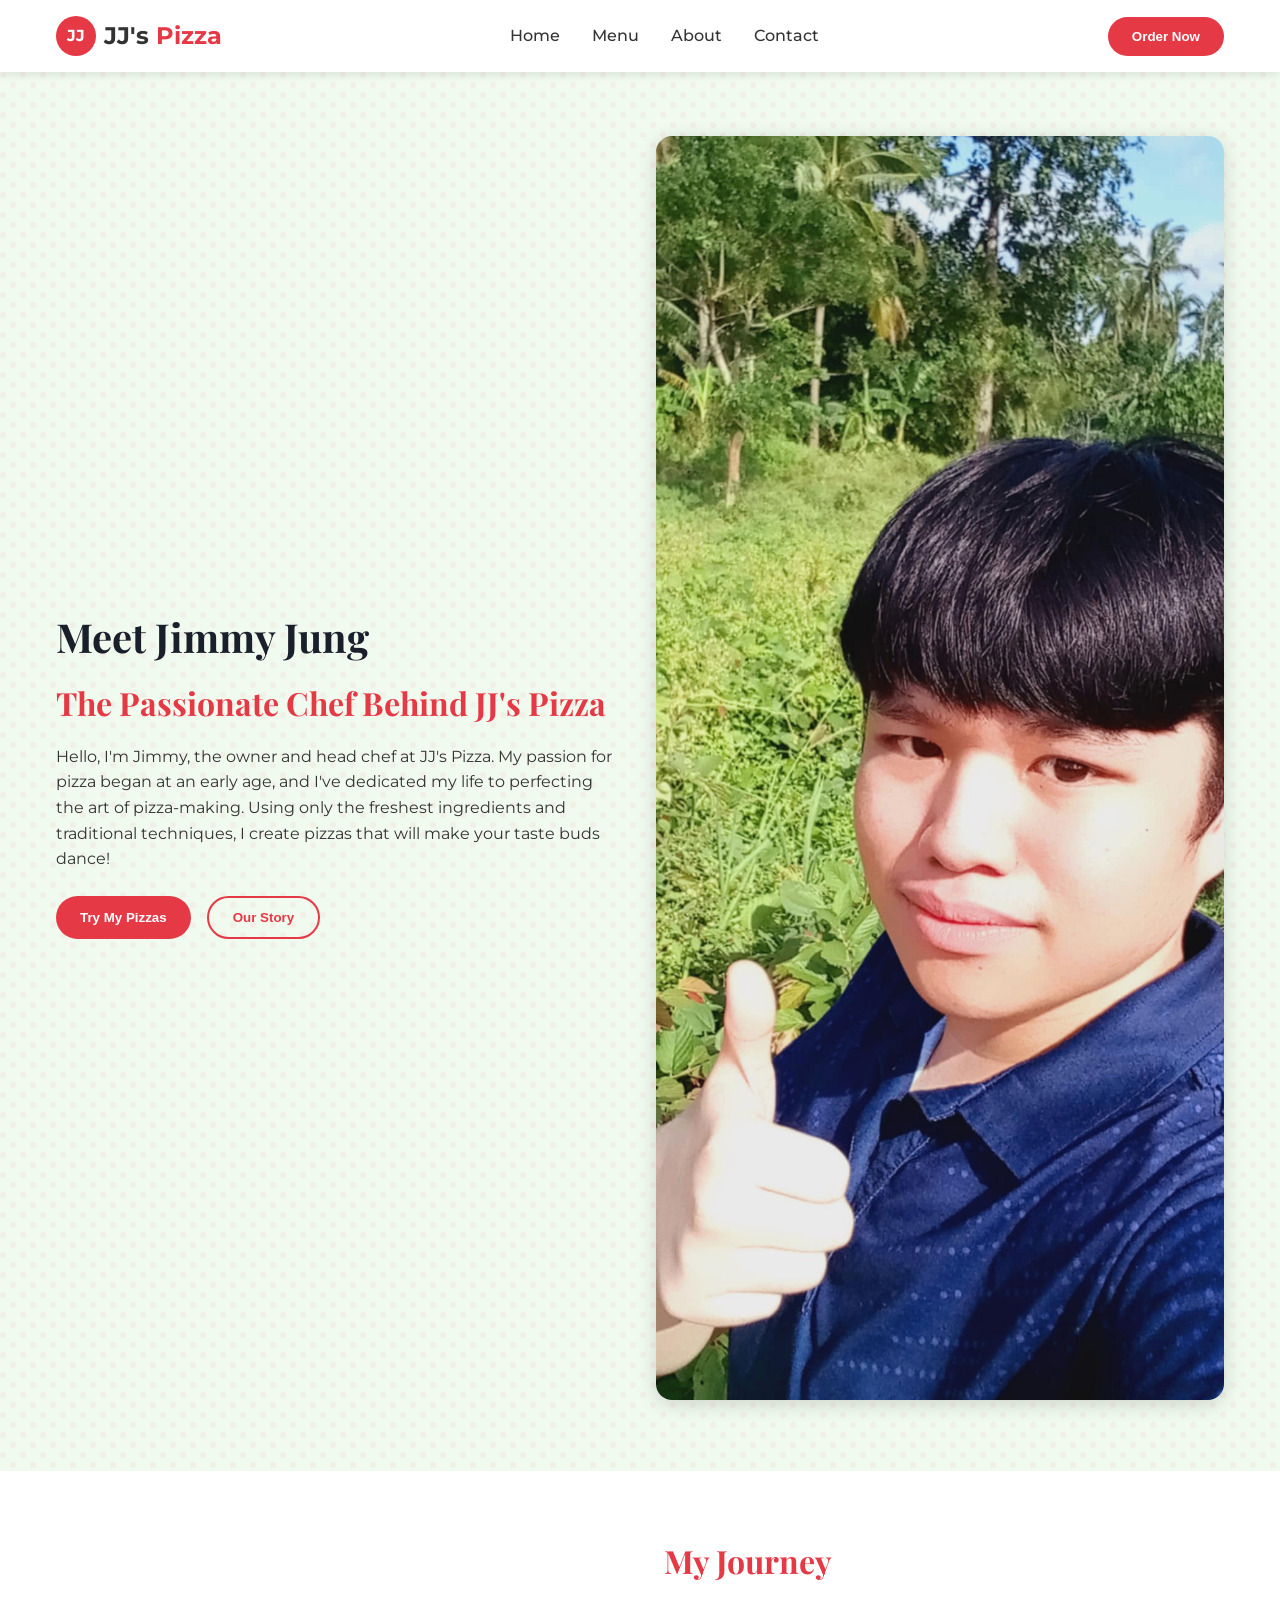
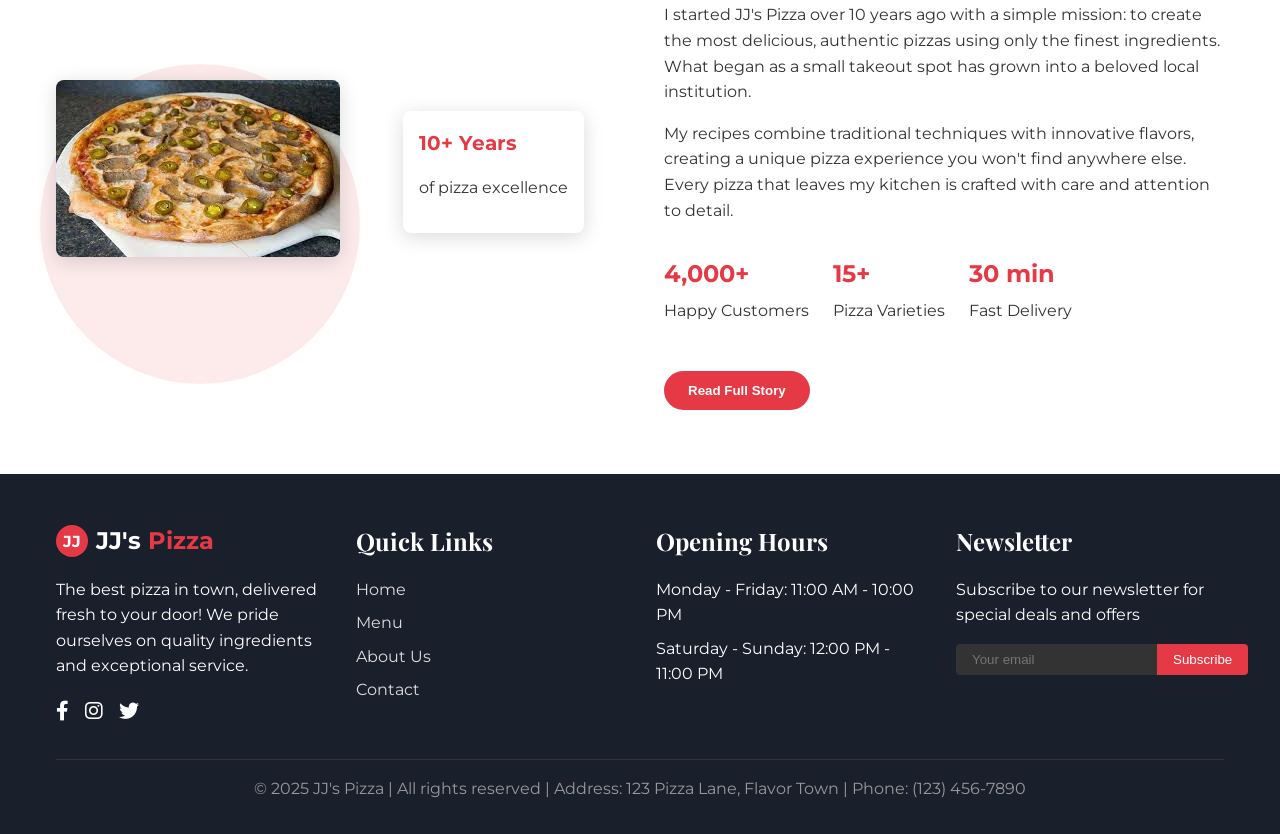
<file: index.html>
<!DOCTYPE html>
<html lang="en">
<head>
    <meta charset="UTF-8">
    <meta name="viewport" content="width=device-width, initial-scale=1.0">
    <title>JJ's Pizza - Meet the Owner</title>
    <style>
        /* Basic reset */
        * {
            margin: 0;
            padding: 0;
            box-sizing: border-box;
        }
        
        /* Typography */
        body {
            font-family: 'Montserrat', sans-serif;
            line-height: 1.6;
            color: #333;
            background-color: #f1faee;
        }
        
        h1, h2, h3 {
            font-family: 'Playfair Display', serif;
            color: #1A1F2C;
            margin-bottom: 1rem;
        }
        
        h1 {
            font-size: 2.5rem;
            margin-bottom: 0.5rem;
        }
        
        h2 {
            font-size: 2rem;
            color: #e63946;
        }
        
        h3 {
            font-size: 1.5rem;
        }
        
        p {
            margin-bottom: 1rem;
        }
        
        a {
            text-decoration: none;
            color: #e63946;
            transition: color 0.3s;
        }
        
        a:hover {
            color: #1d3557;
        }
        
        /* Layout */
        .container {
            max-width: 1200px;
            margin: 0 auto;
            padding: 0 1rem;
        }
        
        /* Header & Navigation */
        header {
            background-color: white;
            box-shadow: 0 2px 10px rgba(0, 0, 0, 0.1);
            position: sticky;
            top: 0;
            z-index: 100;
        }
        
        nav {
            display: flex;
            justify-content: space-between;
            align-items: center;
            padding: 1rem 0;
        }
        
        .logo {
            display: flex;
            align-items: center;
            gap: 0.5rem;
        }
        
        .logo-circle {
            width: 2.5rem;
            height: 2.5rem;
            background-color: #e63946;
            border-radius: 50%;
            display: flex;
            align-items: center;
            justify-content: center;
            color: white;
            font-weight: bold;
        }
        
        .nav-links {
            display: flex;
            gap: 2rem;
        }
        
        .nav-links a {
            font-weight: 500;
            color: #333;
        }
        
        .nav-links a:hover {
            color: #e63946;
        }
        
        .order-btn {
            background-color: #e63946;
            color: white;
            padding: 0.75rem 1.5rem;
            border-radius: 9999px;
            font-weight: 600;
            border: none;
            cursor: pointer;
            transition: background-color 0.3s;
        }
        
        .order-btn:hover {
            background-color: #c1121f;
            color: white;
        }
        
        /* Mobile menu */
        .mobile-menu-btn {
            display: none;
            background: none;
            border: none;
            font-size: 1.5rem;
            cursor: pointer;
            color: #333;
        }
        
        .mobile-menu {
            display: none;
            flex-direction: column;
            background-color: white;
            padding: 1rem;
            gap: 1rem;
            box-shadow: 0 4px 6px rgba(0, 0, 0, 0.1);
        }
        
        /* Hero Section */
        .hero {
            padding: 4rem 0;
            background-color: #f1faee;
            background-image: url("data:image/svg+xml,%3Csvg width='20' height='20' viewBox='0 0 20 20' xmlns='http://www.w3.org/2000/svg'%3E%3Cg fill='%23e63946' fill-opacity='0.05' fill-rule='evenodd'%3E%3Ccircle cx='3' cy='3' r='3'/%3E%3Ccircle cx='13' cy='13' r='3'/%3E%3C/g%3E%3C/svg%3E");
        }
        
        .hero-content {
            display: flex;
            align-items: center;
            gap: 2rem;
            flex-wrap: wrap;
        }
        
        .hero-text {
            flex: 1;
            min-width: 300px;
        }
        
        .hero-image {
            flex: 1;
            min-width: 300px;
            display: flex;
            justify-content: center;
        }
        
        .owner-image-container {
            position: relative;
        }
        
        .image-shadow {
            position: absolute;
            top: -0.5rem;
            left: -0.5rem;
            right: 0.5rem;
            bottom: 0.5rem;
            background: #e63946;
            opacity: 0.2;
            border-radius: 1rem;
            filter: blur(1rem);
            z-index: -1;
        }
        
        .owner-image {
            max-width: 100%;
            height: auto;
            border-radius: 1rem;
            box-shadow: 0 4px 20px rgba(0, 0, 0, 0.15);
            position: relative;
            z-index: 1;
        }
        
        .button-group {
            display: flex;
            gap: 1rem;
            margin-top: 1.5rem;
            flex-wrap: wrap;
        }
        
        .secondary-btn {
            border: 2px solid #e63946;
            color: #e63946;
            background: transparent;
            padding: 0.75rem 1.5rem;
            border-radius: 9999px;
            font-weight: 600;
            cursor: pointer;
            transition: all 0.3s;
        }
        
        .secondary-btn:hover {
            background-color: #e63946;
            color: white;
        }
        
        /* About Section */
        .about {
            padding: 4rem 0;
            background-color: white;
        }
        
        .about-container {
            display: flex;
            align-items: center;
            gap: 3rem;
            flex-wrap: wrap;
        }
        
        .about-image {
            flex: 1;
            min-width: 300px;
            position: relative;
        }
        
        .background-circle {
            position: absolute;
            width: 20rem;
            height: 20rem;
            background-color: #e63946;
            opacity: 0.1;
            border-radius: 50%;
            top: -1rem;
            left: -1rem;
            z-index: 0;
        }
        
        .about-img {
            position: relative;
            z-index: 1;
            max-width: 100%;
            border-radius: 0.5rem;
            box-shadow: 0 4px 20px rgba(0, 0, 0, 0.15);
        }
        
        .stats-card {
            position: absolute;
            bottom: 2rem;
            right: 2rem;
            background: white;
            padding: 1rem;
            border-radius: 0.5rem;
            box-shadow: 0 4px 20px rgba(0, 0, 0, 0.15);
            z-index: 2;
        }
        
        .stat {
            color: #e63946;
            font-weight: bold;
            font-size: 1.25rem;
        }
        
        .about-text {
            flex: 1;
            min-width: 300px;
        }
        
        .stats {
            display: flex;
            gap: 1.5rem;
            flex-wrap: wrap;
            margin: 2rem 0;
        }
        
        .stat-item p:first-child {
            font-size: 1.5rem;
            font-weight: bold;
            color: #e63946;
            margin-bottom: 0.25rem;
        }
        
        /* Footer */
        footer {
            background-color: #1A1F2C;
            color: white;
            padding: 3rem 0 1rem;
        }
        
        .footer-content {
            display: grid;
            grid-template-columns: repeat(auto-fit, minmax(250px, 1fr));
            gap: 2rem;
            margin-bottom: 2rem;
        }
        
        .footer-logo {
            margin-bottom: 1rem;
        }
        
        .social-links {
            display: flex;
            gap: 1rem;
            margin-top: 1rem;
        }
        
        .social-links a {
            color: #fff;
            font-size: 1.25rem;
        }
        
        .footer-section h3 {
            color: white;
            margin-bottom: 1rem;
        }
        
        .footer-links {
            list-style: none;
        }
        
        .footer-links li {
            margin-bottom: 0.5rem;
        }
        
        .footer-links a {
            color: #ddd;
        }
        
        .footer-links a:hover {
            color: #e63946;
        }
        
        .newsletter-form {
            display: flex;
            margin-top: 1rem;
        }
        
        .newsletter-input {
            padding: 0.5rem 1rem;
            border: none;
            border-radius: 0.25rem 0 0 0.25rem;
            background-color: #333;
            color: white;
            flex-grow: 1;
        }
        
        .newsletter-btn {
            background-color: #e63946;
            color: white;
            border: none;
            padding: 0.5rem 1rem;
            border-radius: 0 0.25rem 0.25rem 0;
            cursor: pointer;
        }
        
        .footer-bottom {
            text-align: center;
            border-top: 1px solid #333;
            padding-top: 1rem;
            color: #999;
        }
        
        /* Responsive Design */
        @media (max-width: 768px) {
            .nav-links, .order-btn {
                display: none;
            }
            
            .mobile-menu-btn {
                display: block;
            }
            
            .mobile-menu.active {
                display: flex;
            }
            
            .hero-content, .about-container {
                flex-direction: column;
            }
            
            .hero-image, .about-image {
                order: -1;
            }
        }
    </style>
    <link href="https://fonts.googleapis.com/css2?family=Montserrat:wght@400;500;600;700&family=Playfair+Display:wght@400;700&display=swap" rel="stylesheet">
    <link rel="stylesheet" href="https://cdnjs.cloudflare.com/ajax/libs/font-awesome/6.0.0-beta3/css/all.min.css">
</head>
<body>
    <header>
        <div class="container">
            <nav>
                <div class="logo">
                    <div class="logo-circle">JJ</div>
                    <span style="font-size: 1.5rem; font-weight: bold;">JJ's <span style="color: #e63946;">Pizza</span></span>
                </div>
                
                <div class="nav-links">
                    <a href="#home">Home</a>
                    <a href="menu.html">Menu</a>
                    <a href="#about">About</a>
                    <a href="#contact">Contact</a>
                </div>
                
                <button class="order-btn">Order Now</button>
                
                <button class="mobile-menu-btn" onclick="toggleMobileMenu()">
                    <i class="fas fa-bars"></i>
                </button>
            </nav>
            
            <div class="mobile-menu" id="mobileMenu">
                <a href="#home">Home</a>
                <a href="menu.html">Menu</a>
                <a href="#about">About</a>
                <a href="#contact">Contact</a>
                <button class="order-btn">Order Now</button>
            </div>
        </div>
    </header>
    
    <section class="hero" id="home">
        <div class="container">
            <div class="hero-content">
                <div class="hero-text">
                    <h1>Meet Jimmy Jung</h1>
                    <h2>The Passionate Chef Behind JJ's Pizza</h2>
                    <p>Hello, I'm Jimmy, the owner and head chef at JJ's Pizza. My passion for pizza began at an early age, and I've dedicated my life to perfecting the art of pizza-making. Using only the freshest ingredients and traditional techniques, I create pizzas that will make your taste buds dance!</p>
                    <div class="button-group">
                        <button class="order-btn">Try My Pizzas</button>
                        <button class="secondary-btn">Our Story</button>
                    </div>
                </div>
                
                <div class="hero-image">
                    <div class="owner-image-container">
                        <div class="image-shadow"></div>
                        <img src="me.png" class="owner-image">
                    </div>
                </div>
            </div>
        </div>
    </section>
    
    <section class="about" id="about">
        <div class="container">
            <div class="about-container">
                <div class="about-image">
                    <div class="background-circle"></div>
                    <img src="public/lovable-uploads/ff2c908e-db97-4e56-a1d4-a6040f381689.png" alt="Pizza preparation" class="about-img">
                    <div class="stats-card">
                        <p class="stat">10+ Years</p>
                        <p>of pizza excellence</p>
                    </div>
                </div>
                
                <div class="about-text">
                    <h2>My Journey</h2>
                    <p>I started JJ's Pizza over 10 years ago with a simple mission: to create the most delicious, authentic pizzas using only the finest ingredients. What began as a small takeout spot has grown into a beloved local institution.</p>
                    <p>My recipes combine traditional techniques with innovative flavors, creating a unique pizza experience you won't find anywhere else. Every pizza that leaves my kitchen is crafted with care and attention to detail.</p>
                    
                    <div class="stats">
                        <div class="stat-item">
                            <p>4,000+</p>
                            <p>Happy Customers</p>
                        </div>
                        <div class="stat-item">
                            <p>15+</p>
                            <p>Pizza Varieties</p>
                        </div>
                        <div class="stat-item">
                            <p>30 min</p>
                            <p>Fast Delivery</p>
                        </div>
                    </div>
                    
                    <button class="order-btn">Read Full Story</button>
                </div>
            </div>
        </div>
    </section>
    
    <footer>
        <div class="container">
            <div class="footer-content">
                <div class="footer-section">
                    <div class="footer-logo">
                        <div style="display: flex; align-items: center; gap: 0.5rem;">
                            <div style="width: 2rem; height: 2rem; background-color: #e63946; border-radius: 50%; display: flex; align-items: center; justify-content: center; color: white; font-weight: bold;">JJ</div>
                            <span style="font-size: 1.5rem; font-weight: bold; color: white;">JJ's <span style="color: #e63946;">Pizza</span></span>
                        </div>
                    </div>
                    <p>The best pizza in town, delivered fresh to your door! We pride ourselves on quality ingredients and exceptional service.</p>
                    <div class="social-links">
                        <a href="#"><i class="fab fa-facebook-f"></i></a>
                        <a href="#"><i class="fab fa-instagram"></i></a>
                        <a href="#"><i class="fab fa-twitter"></i></a>
                    </div>
                </div>
                
                <div class="footer-section">
                    <h3>Quick Links</h3>
                    <ul class="footer-links">
                        <li><a href="#home">Home</a></li>
                        <li><a href="menu.html">Menu</a></li>
                        <li><a href="#about">About Us</a></li>
                        <li><a href="#contact">Contact</a></li>
                    </ul>
                </div>
                
                <div class="footer-section">
                    <h3>Opening Hours</h3>
                    <ul class="footer-links">
                        <li>Monday - Friday: 11:00 AM - 10:00 PM</li>
                        <li>Saturday - Sunday: 12:00 PM - 11:00 PM</li>
                    </ul>
                </div>
                
                <div class="footer-section">
                    <h3>Newsletter</h3>
                    <p>Subscribe to our newsletter for special deals and offers</p>
                    <div class="newsletter-form">
                        <input type="email" placeholder="Your email" class="newsletter-input">
                        <button class="newsletter-btn">Subscribe</button>
                    </div>
                </div>
            </div>
            
            <div class="footer-bottom">
                <p>&copy; 2025 JJ's Pizza | All rights reserved | Address: 123 Pizza Lane, Flavor Town | Phone: (123) 456-7890</p>
            </div>
        </div>
    </footer>
    
    <script>
        function toggleMobileMenu() {
            const mobileMenu = document.getElementById('mobileMenu');
            mobileMenu.classList.toggle('active');
        }
    </script>
</body>
</html>
</file>
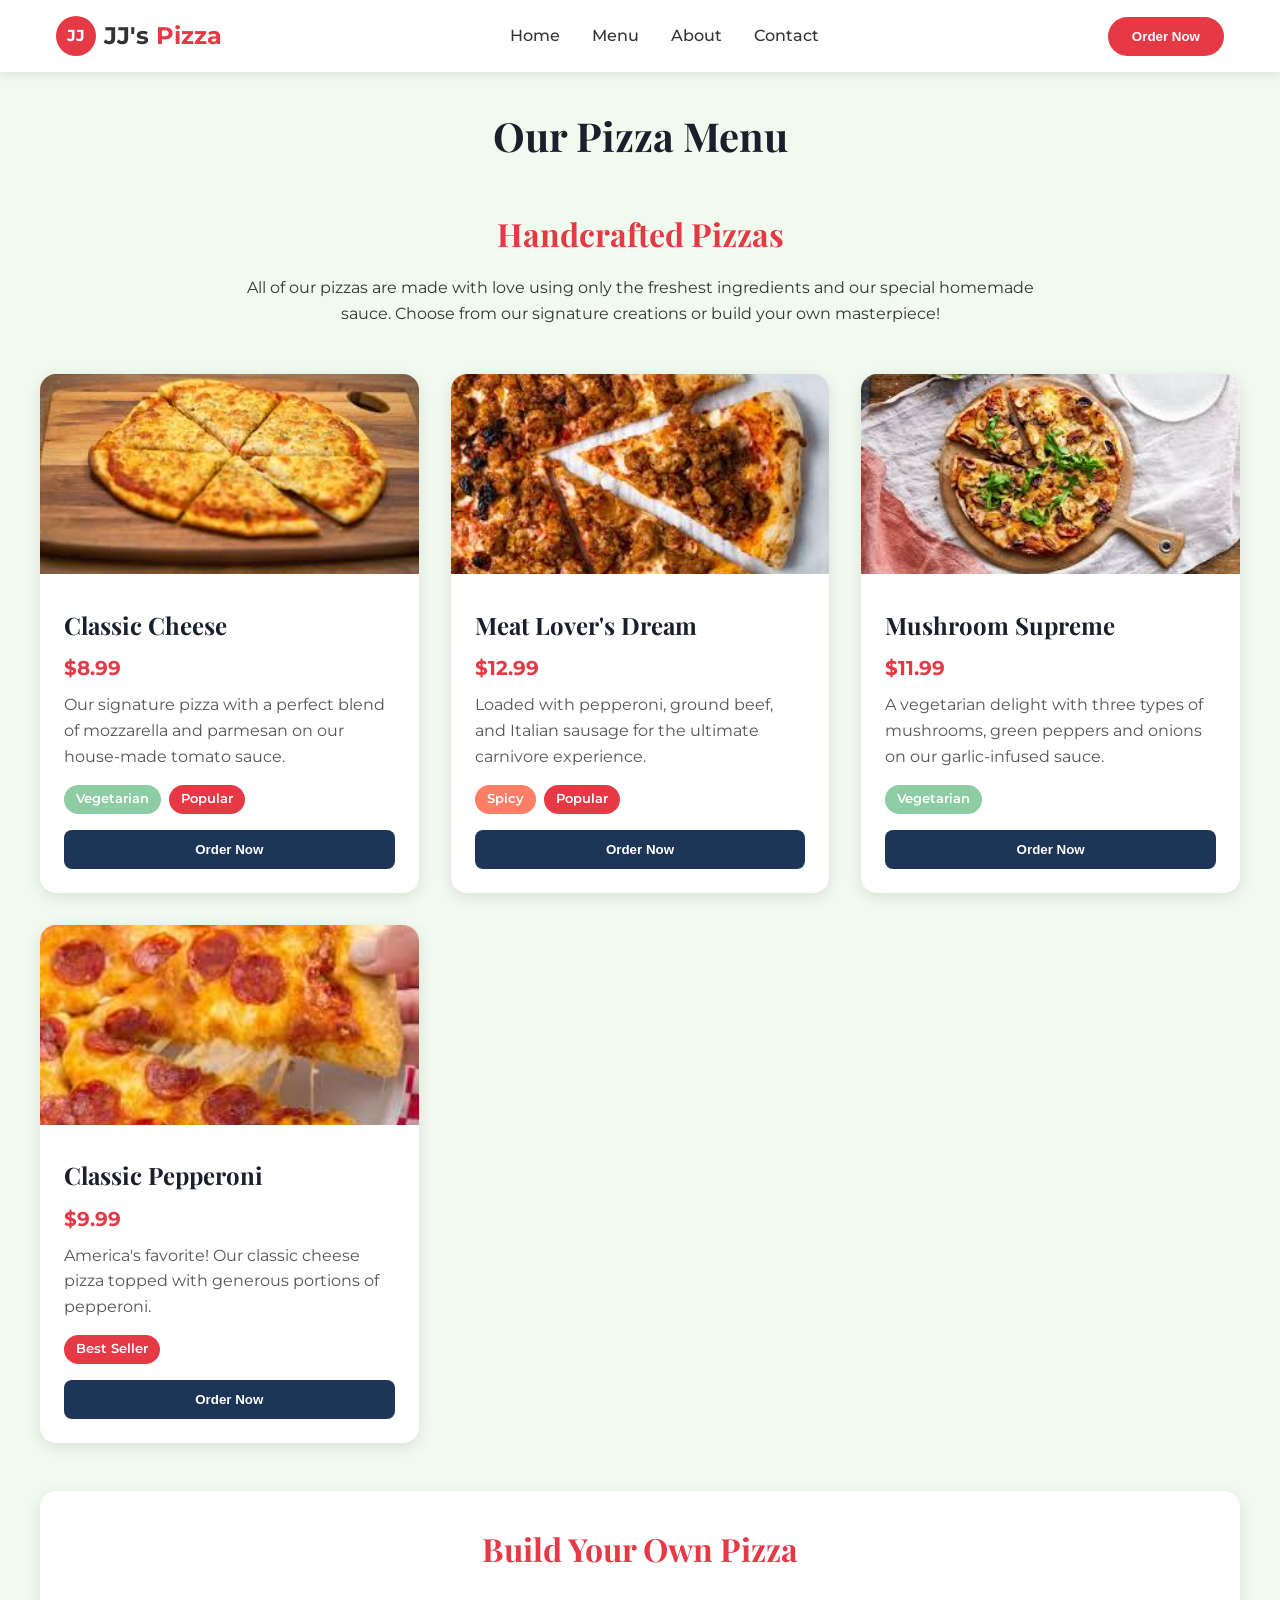
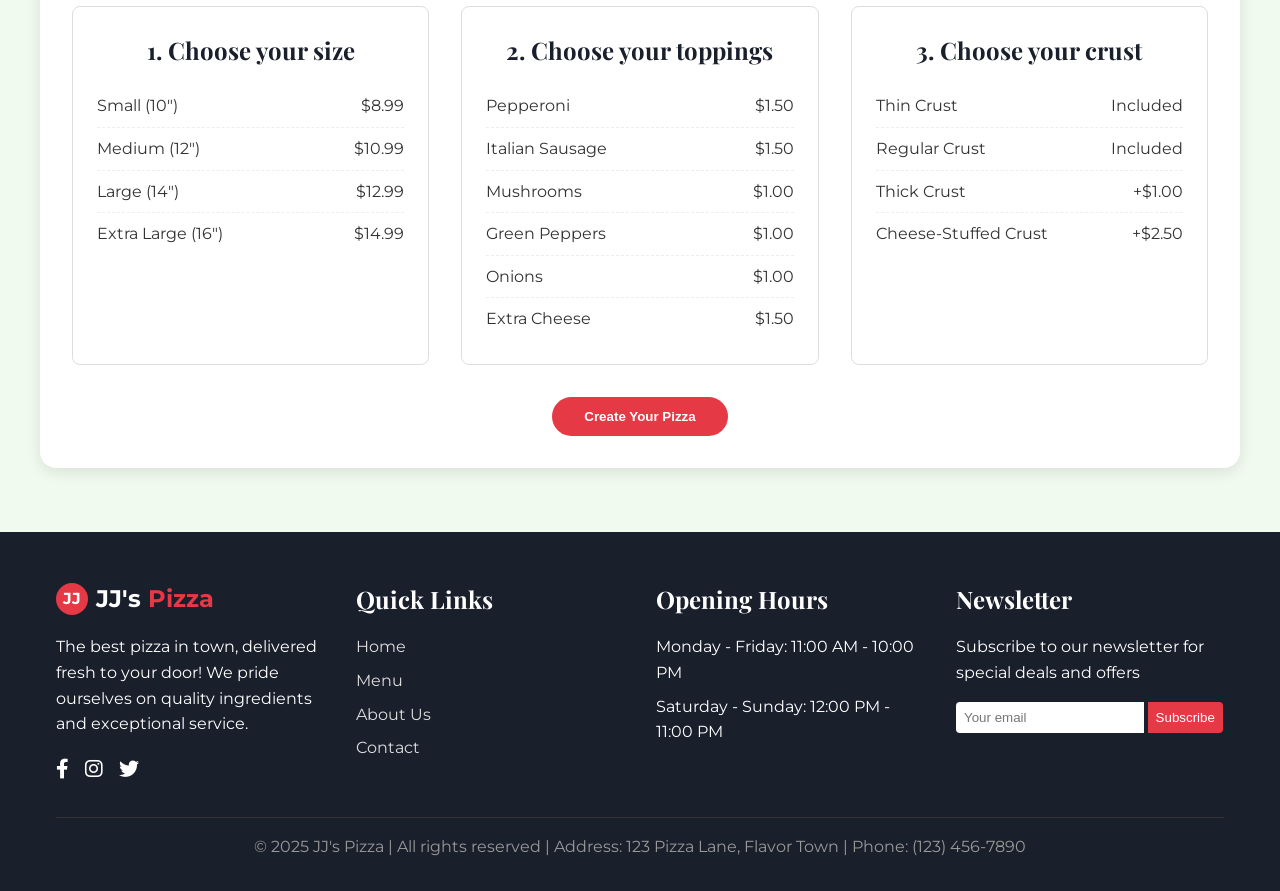
<file: menu.html>
<!DOCTYPE html>
<html lang="en">
<head>
    <meta charset="UTF-8">
    <meta name="viewport" content="width=device-width, initial-scale=1.0">
    <title>JJ's Pizza - Our Menu</title>
    <style>
        /* Basic reset */
        * {
            margin: 0;
            padding: 0;
            box-sizing: border-box;
        }
        
        /* Typography */
        body {
            font-family: 'Montserrat', sans-serif;
            line-height: 1.6;
            color: #333;
            background-color: #f1faee;
        }
        
        h1, h2, h3 {
            font-family: 'Playfair Display', serif;
            color: #1A1F2C;
            margin-bottom: 1rem;
        }
        
        h1 {
            font-size: 2.5rem;
            margin-bottom: 0.5rem;
            text-align: center;
            padding-top: 2rem;
        }
        
        h2 {
            font-size: 2rem;
            color: #e63946;
        }
        
        h3 {
            font-size: 1.5rem;
        }
        
        p {
            margin-bottom: 1rem;
        }
        
        a {
            text-decoration: none;
            color: #e63946;
            transition: color 0.3s;
        }
        
        a:hover {
            color: #1d3557;
        }
        
        /* Layout */
        .container {
            max-width: 1200px;
            margin: 0 auto;
            padding: 0 1rem;
        }
        
        /* Header & Navigation */
        header {
            background-color: white;
            box-shadow: 0 2px 10px rgba(0, 0, 0, 0.1);
            position: sticky;
            top: 0;
            z-index: 100;
        }
        
        nav {
            display: flex;
            justify-content: space-between;
            align-items: center;
            padding: 1rem 0;
        }
        
        .logo {
            display: flex;
            align-items: center;
            gap: 0.5rem;
        }
        
        .logo-circle {
            width: 2.5rem;
            height: 2.5rem;
            background-color: #e63946;
            border-radius: 50%;
            display: flex;
            align-items: center;
            justify-content: center;
            color: white;
            font-weight: bold;
        }
        
        .nav-links {
            display: flex;
            gap: 2rem;
        }
        
        .nav-links a {
            font-weight: 500;
            color: #333;
        }
        
        .nav-links a:hover {
            color: #e63946;
        }
        
        .order-btn {
            background-color: #e63946;
            color: white;
            padding: 0.75rem 1.5rem;
            border-radius: 9999px;
            font-weight: 600;
            border: none;
            cursor: pointer;
            transition: background-color 0.3s;
        }
        
        .order-btn:hover {
            background-color: #c1121f;
            color: white;
        }
        
        /* Mobile menu */
        .mobile-menu-btn {
            display: none;
            background: none;
            border: none;
            font-size: 1.5rem;
            cursor: pointer;
            color: #333;
        }
        
        .mobile-menu {
            display: none;
            flex-direction: column;
            background-color: white;
            padding: 1rem;
            gap: 1rem;
            box-shadow: 0 4px 6px rgba(0, 0, 0, 0.1);
        }
        
        /* Menu Section */
        .menu-section {
            padding: 2rem 0 4rem;
        }
        
        .menu-intro {
            text-align: center;
            max-width: 800px;
            margin: 0 auto 3rem;
        }
        
        .menu-grid {
            display: grid;
            grid-template-columns: repeat(auto-fill, minmax(300px, 1fr));
            gap: 2rem;
            margin-bottom: 3rem;
        }
        
        .menu-item {
            background-color: white;
            border-radius: 1rem;
            overflow: hidden;
            box-shadow: 0 4px 15px rgba(0, 0, 0, 0.1);
            transition: transform 0.3s, box-shadow 0.3s;
        }
        
        .menu-item:hover {
            transform: translateY(-5px);
            box-shadow: 0 10px 25px rgba(230, 57, 70, 0.2);
        }
        
        .menu-img {
            width: 100%;
            height: 200px;
            object-fit: cover;
        }
        
        .menu-content {
            padding: 1.5rem;
        }
        
        .menu-content h3 {
            margin-bottom: 0.5rem;
        }
        
        .menu-price {
            color: #e63946;
            font-weight: bold;
            font-size: 1.25rem;
            margin-bottom: 0.5rem;
        }
        
        .menu-description {
            color: #555;
            margin-bottom: 1rem;
        }
        
        .menu-tags {
            display: flex;
            gap: 0.5rem;
            flex-wrap: wrap;
            margin-bottom: 1rem;
        }
        
        .tag {
            background-color: #f1faee;
            color: #1d3557;
            padding: 0.25rem 0.75rem;
            border-radius: 2rem;
            font-size: 0.8rem;
            font-weight: 600;
        }
        
        .tag.vegetarian {
            background-color: #8ecca3;
            color: white;
        }
        
        .tag.spicy {
            background-color: #ff7e67;
            color: white;
        }
        
        .tag.popular {
            background-color: #e63946;
            color: white;
        }
        
        .order-now-btn {
            width: 100%;
            background-color: #1d3557;
            color: white;
            border: none;
            padding: 0.75rem;
            border-radius: 0.5rem;
            font-weight: 600;
            cursor: pointer;
            transition: background-color 0.3s;
        }
        
        .order-now-btn:hover {
            background-color: #2a4a73;
        }
        
        /* Custom pizza section */
        .custom-pizza {
            background-color: white;
            border-radius: 1rem;
            padding: 2rem;
            box-shadow: 0 4px 15px rgba(0, 0, 0, 0.1);
        }
        
        .custom-pizza h2 {
            text-align: center;
            margin-bottom: 2rem;
        }
        
        .custom-options {
            display: grid;
            grid-template-columns: repeat(auto-fit, minmax(250px, 1fr));
            gap: 2rem;
        }
        
        .option-group {
            border: 1px solid #ddd;
            border-radius: 0.5rem;
            padding: 1.5rem;
        }
        
        .option-group h3 {
            margin-bottom: 1rem;
            text-align: center;
        }
        
        .option {
            display: flex;
            justify-content: space-between;
            padding: 0.5rem 0;
            border-bottom: 1px dashed #eee;
        }
        
        .option:last-child {
            border-bottom: none;
        }
        
        .custom-pizza-btn {
            display: block;
            margin: 2rem auto 0;
            background-color: #e63946;
            color: white;
            border: none;
            padding: 0.75rem 2rem;
            border-radius: 9999px;
            font-weight: 600;
            cursor: pointer;
            transition: background-color 0.3s;
        }
        
        .custom-pizza-btn:hover {
            background-color: #c1121f;
        }
        
        /* Footer */
        footer {
            background-color: #1A1F2C;
            color: white;
            padding: 3rem 0 1rem;
        }
        
        .footer-content {
            display: grid;
            grid-template-columns: repeat(auto-fit, minmax(250px, 1fr));
            gap: 2rem;
            margin-bottom: 2rem;
        }
        
        .footer-logo {
            margin-bottom: 1rem;
        }
        
        .social-links {
            display: flex;
            gap: 1rem;
            margin-top: 1rem;
        }
        
        .social-links a {
            color: #fff;
            font-size: 1.25rem;
        }
        
        .footer-section h3 {
            color: white;
            margin-bottom: 1rem;
        }
        
        .footer-links {
            list-style: none;
        }
        
        .footer-links li {
            margin-bottom: 0.5rem;
        }
        
        .footer-links a {
            color: #ddd;
        }
        
        .footer-links a:hover {
            color: #e63946;
        }
        
        .footer-bottom {
            text-align: center;
            border-top: 1px solid #333;
            padding-top: 1rem;
            color: #999;
        }
        
        /* Responsive Design */
        @media (max-width: 768px) {
            .nav-links, .order-btn {
                display: none;
            }
            
            .mobile-menu-btn {
                display: block;
            }
            
            .mobile-menu.active {
                display: flex;
            }
            
            .menu-grid {
                grid-template-columns: 1fr;
            }
            
            .custom-options {
                grid-template-columns: 1fr;
            }
        }
    </style>
    <link href="https://fonts.googleapis.com/css2?family=Montserrat:wght@400;500;600;700&family=Playfair+Display:wght@400;700&display=swap" rel="stylesheet">
    <link rel="stylesheet" href="https://cdnjs.cloudflare.com/ajax/libs/font-awesome/6.0.0-beta3/css/all.min.css">
</head>
<body>
    <header>
        <div class="container">
            <nav>
                <div class="logo">
                    <div class="logo-circle">JJ</div>
                    <span style="font-size: 1.5rem; font-weight: bold;">JJ's <span style="color: #e63946;">Pizza</span></span>
                </div>
                
                <div class="nav-links">
                    <a href="index.html">Home</a>
                    <a href="menu.html" class="active">Menu</a>
                    <a href="index.html#about">About</a>
                    <a href="index.html#contact">Contact</a>
                </div>
                
                <button class="order-btn">Order Now</button>
                
                <button class="mobile-menu-btn" onclick="toggleMobileMenu()">
                    <i class="fas fa-bars"></i>
                </button>
            </nav>
            
            <div class="mobile-menu" id="mobileMenu">
                <a href="index.html">Home</a>
                <a href="menu.html">Menu</a>
                <a href="index.html#about">About</a>
                <a href="index.html#contact">Contact</a>
                <button class="order-btn">Order Now</button>
            </div>
        </div>
    </header>
    
    <main>
        <h1>Our Pizza Menu</h1>
        
        <section class="menu-section container">
            <div class="menu-intro">
                <h2>Handcrafted Pizzas</h2>
                <p>All of our pizzas are made with love using only the freshest ingredients and our special homemade sauce. Choose from our signature creations or build your own masterpiece!</p>
            </div>
            
            <div class="menu-grid">
                <div class="menu-item">
                    <img src="pizzafour.jfif" class="menu-img">
                    <div class="menu-content">
                        <h3>Classic Cheese</h3>
                        <div class="menu-price">$8.99</div>
                        <p class="menu-description">Our signature pizza with a perfect blend of mozzarella and parmesan on our house-made tomato sauce.</p>
                        <div class="menu-tags">
                            <span class="tag vegetarian">Vegetarian</span>
                            <span class="tag popular">Popular</span>
                        </div>
                        <button class="order-now-btn">Order Now</button>
                    </div>
                </div>
                
                <div class="menu-item">
                    <img src="pizza.jfif" alt="Spicy Meat Pizza" class="menu-img">
                    <div class="menu-content">
                        <h3>Meat Lover's Dream</h3>
                        <div class="menu-price">$12.99</div>
                        <p class="menu-description">Loaded with pepperoni, ground beef, and Italian sausage for the ultimate carnivore experience.</p>
                        <div class="menu-tags">
                            <span class="tag spicy">Spicy</span>
                            <span class="tag popular">Popular</span>
                        </div>
                        <button class="order-now-btn">Order Now</button>
                    </div>
                </div>
                
                <div class="menu-item">
                    <img src="pizzafive.jfif" alt="Mushroom Pizza" class="menu-img">
                    <div class="menu-content">
                        <h3>Mushroom Supreme</h3>
                        <div class="menu-price">$11.99</div>
                        <p class="menu-description">A vegetarian delight with three types of mushrooms, green peppers and onions on our garlic-infused sauce.</p>
                        <div class="menu-tags">
                            <span class="tag vegetarian">Vegetarian</span>
                        </div>
                        <button class="order-now-btn">Order Now</button>
                    </div>
                </div>
                
                <div class="menu-item">
                    <img src="pizzasix.jfif" alt="Pepperoni Pizza" class="menu-img">
                    <div class="menu-content">
                        <h3>Classic Pepperoni</h3>
                        <div class="menu-price">$9.99</div>
                        <p class="menu-description">America's favorite! Our classic cheese pizza topped with generous portions of pepperoni.</p>
                        <div class="menu-tags">
                            <span class="tag popular">Best Seller</span>
                        </div>
                        <button class="order-now-btn">Order Now</button>
                    </div>
                </div>
            </div>
            
            <div class="custom-pizza">
                <h2>Build Your Own Pizza</h2>
                
                <div class="custom-options">
                    <div class="option-group">
                        <h3>1. Choose your size</h3>
                        <div class="option">
                            <span>Small (10")</span>
                            <span>$8.99</span>
                        </div>
                        <div class="option">
                            <span>Medium (12")</span>
                            <span>$10.99</span>
                        </div>
                        <div class="option">
                            <span>Large (14")</span>
                            <span>$12.99</span>
                        </div>
                        <div class="option">
                            <span>Extra Large (16")</span>
                            <span>$14.99</span>
                        </div>
                    </div>
                    
                    <div class="option-group">
                        <h3>2. Choose your toppings</h3>
                        <div class="option">
                            <span>Pepperoni</span>
                            <span>$1.50</span>
                        </div>
                        <div class="option">
                            <span>Italian Sausage</span>
                            <span>$1.50</span>
                        </div>
                        <div class="option">
                            <span>Mushrooms</span>
                            <span>$1.00</span>
                        </div>
                        <div class="option">
                            <span>Green Peppers</span>
                            <span>$1.00</span>
                        </div>
                        <div class="option">
                            <span>Onions</span>
                            <span>$1.00</span>
                        </div>
                        <div class="option">
                            <span>Extra Cheese</span>
                            <span>$1.50</span>
                        </div>
                    </div>
                    
                    <div class="option-group">
                        <h3>3. Choose your crust</h3>
                        <div class="option">
                            <span>Thin Crust</span>
                            <span>Included</span>
                        </div>
                        <div class="option">
                            <span>Regular Crust</span>
                            <span>Included</span>
                        </div>
                        <div class="option">
                            <span>Thick Crust</span>
                            <span>+$1.00</span>
                        </div>
                        <div class="option">
                            <span>Cheese-Stuffed Crust</span>
                            <span>+$2.50</span>
                        </div>
                    </div>
                </div>
                
                <button class="custom-pizza-btn">Create Your Pizza</button>
            </div>
        </section>
    </main>
    
    <footer>
        <div class="container">
            <div class="footer-content">
                <div class="footer-section">
                    <div class="footer-logo">
                        <div style="display: flex; align-items: center; gap: 0.5rem;">
                            <div style="width: 2rem; height: 2rem; background-color: #e63946; border-radius: 50%; display: flex; align-items: center; justify-content: center; color: white; font-weight: bold;">JJ</div>
                            <span style="font-size: 1.5rem; font-weight: bold; color: white;">JJ's <span style="color: #e63946;">Pizza</span></span>
                        </div>
                    </div>
                    <p>The best pizza in town, delivered fresh to your door! We pride ourselves on quality ingredients and exceptional service.</p>
                    <div class="social-links">
                        <a href="#"><i class="fab fa-facebook-f"></i></a>
                        <a href="#"><i class="fab fa-instagram"></i></a>
                        <a href="#"><i class="fab fa-twitter"></i></a>
                    </div>
                </div>
                
                <div class="footer-section">
                    <h3>Quick Links</h3>
                    <ul class="footer-links">
                        <li><a href="index.html">Home</a></li>
                        <li><a href="menu.html">Menu</a></li>
                        <li><a href="index.html#about">About Us</a></li>
                        <li><a href="index.html#contact">Contact</a></li>
                    </ul>
                </div>
                
                <div class="footer-section">
                    <h3>Opening Hours</h3>
                    <ul class="footer-links">
                        <li>Monday - Friday: 11:00 AM - 10:00 PM</li>
                        <li>Saturday - Sunday: 12:00 PM - 11:00 PM</li>
                    </ul>
                </div>
                
                <div class="footer-section">
                    <h3>Newsletter</h3>
                    <p>Subscribe to our newsletter for special deals and offers</p>
                    <div class="newsletter-form">
                        <input type="email" placeholder="Your email" style="padding: 0.5rem; border: none; border-radius: 0.25rem 0 0 0.25rem; width: 70%;">
                        <button style="background-color: #e63946; color: white; border: none; padding: 0.5rem; border-radius: 0 0.25rem 0.25rem 0; cursor: pointer;">Subscribe</button>
                    </div>
                </div>
            </div>
            
            <div class="footer-bottom">
                <p>&copy; 2025 JJ's Pizza | All rights reserved | Address: 123 Pizza Lane, Flavor Town | Phone: (123) 456-7890</p>
            </div>
        </div>
    </footer>
    
    <script>
        function toggleMobileMenu() {
            const mobileMenu = document.getElementById('mobileMenu');
            mobileMenu.classList.toggle('active');
        }
    </script>
</body>
</html>
</file>
